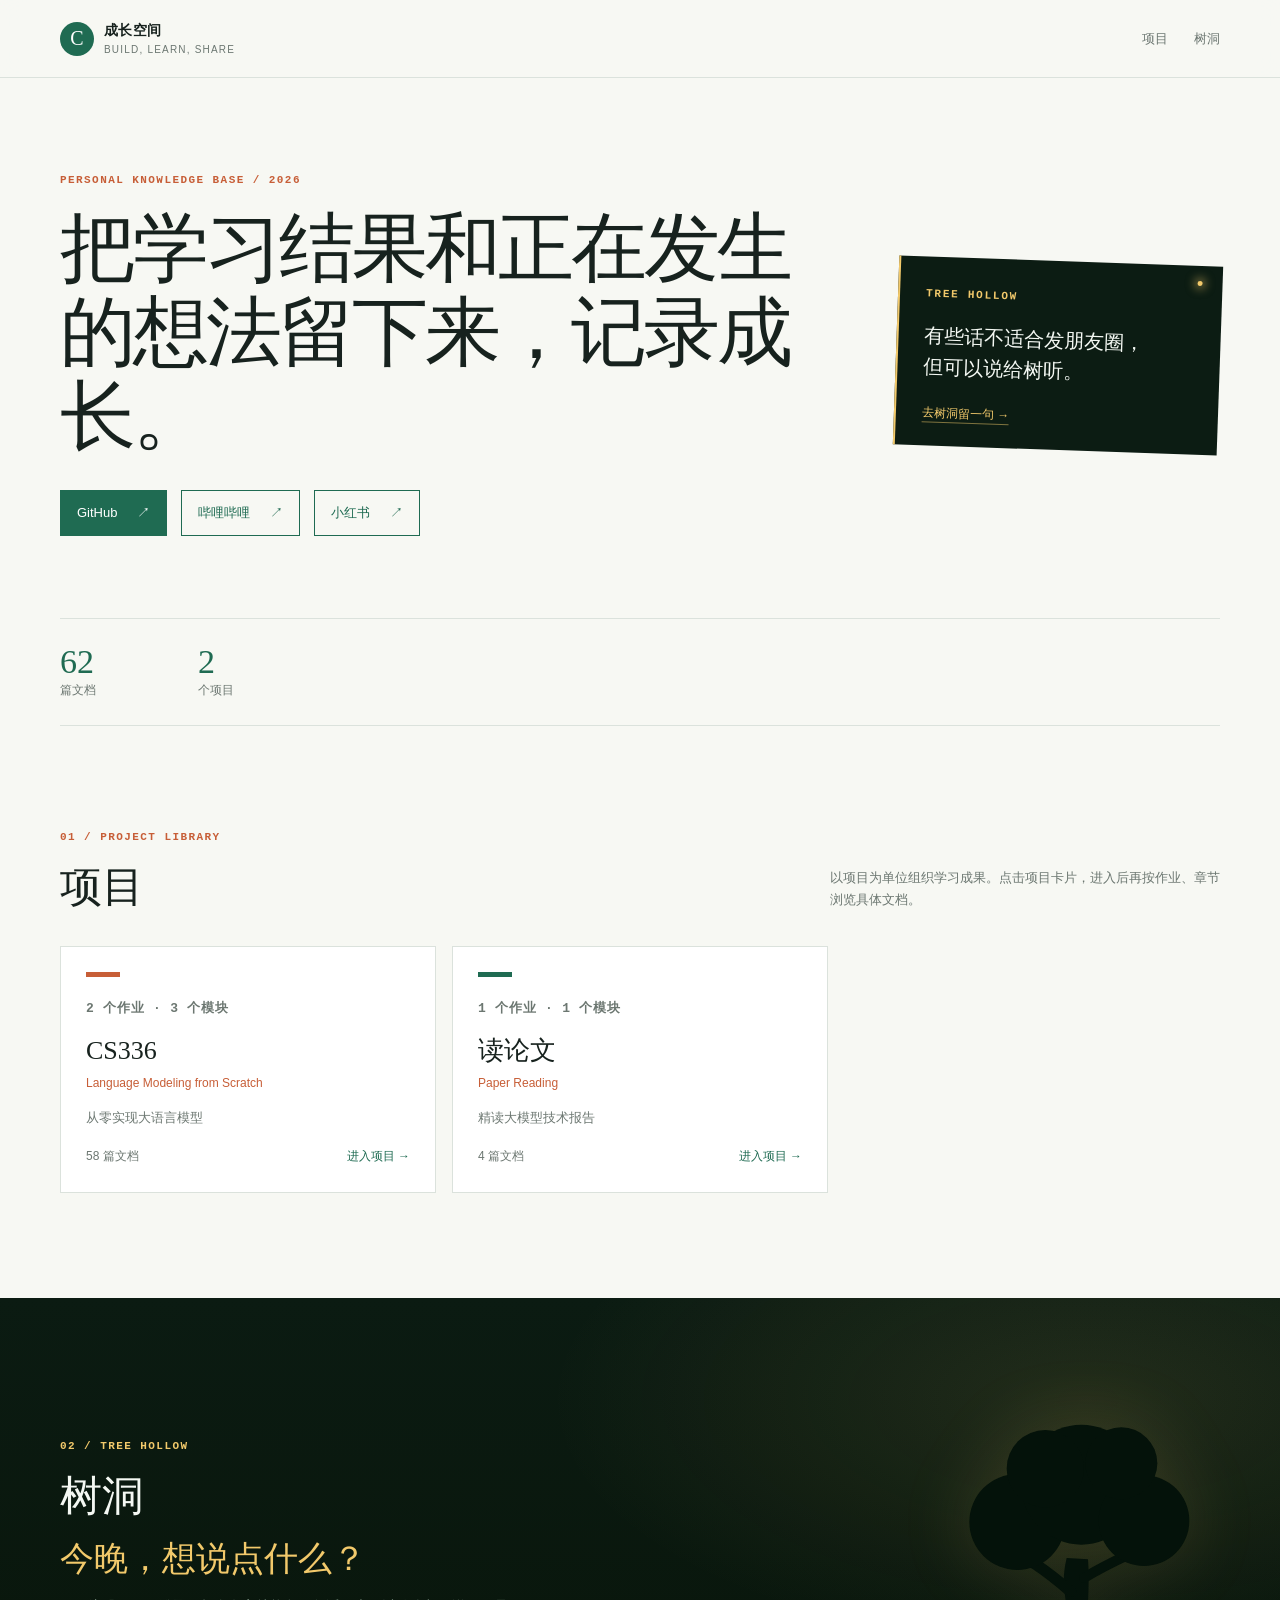
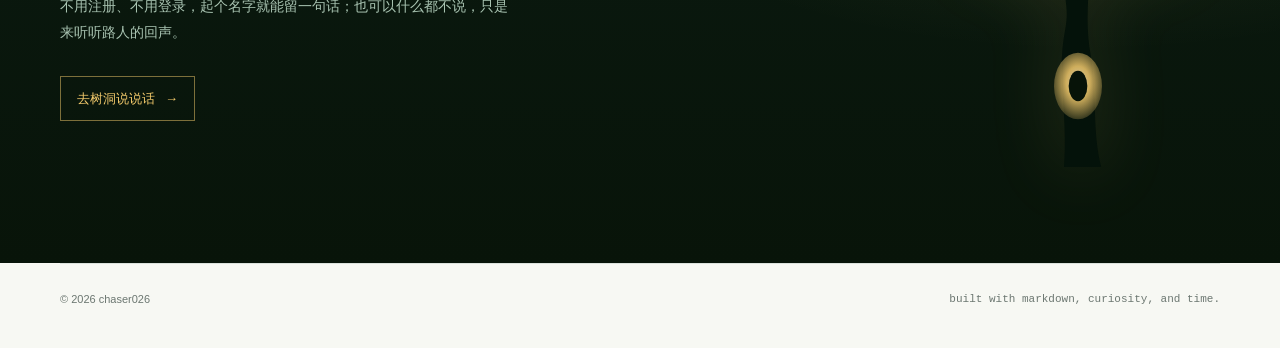
<file: index.html>
<!doctype html>
<html lang="zh-CN">
<head>
  <meta charset="utf-8">
  <meta name="viewport" content="width=device-width, initial-scale=1">
  <meta name="description" content="chaser026 的技术项目、学习笔记，和一个谁都可以说话的公开树洞。">
  <title>成长空间</title>
  <link rel="stylesheet" href="assets/styles.css">
</head>
<body>
  <header class="site-header">
    <a class="brand" href="#top" aria-label="返回首页">
      <span class="brand-mark">C</span>
      <span><strong data-site-title>成长空间</strong><small data-site-tagline>build, learn, share</small></span>
    </a>
    <nav class="main-nav" aria-label="主导航">
      <a href="#projects">项目</a>
      <a href="treehole.html">树洞</a>
    </nav>
  </header>

  <main id="top">
    <section class="hero shell">
      <div class="hero-copy">
        <p class="eyebrow">personal knowledge base / 2026</p>
        <!-- <h1>把学习、实验<br><em>和正在发生的想法</em>留下来。</h1> -->
        <h1>把学习结果和正在发生的想法留下来，记录成长。</h1>
        <!-- <p class="hero-lede">这个时代充满了焦虑，有些人被情绪支配，有些人支配情绪。共勉。</p> -->
        <div class="hero-actions" id="social-links"></div>
      </div>
      <aside class="hero-hole">
        <i class="hole-firefly" aria-hidden="true"></i>
        <span class="hole-label">tree hollow</span>
        <p>有些话不适合发朋友圈，<br>但可以说给树听。</p>
        <a class="hole-go" href="treehole.html">去树洞留一句 →</a>
      </aside>
    </section>

    <section class="stats shell" aria-label="站点概况">
      <div><strong id="doc-count">0</strong><span>篇文档</span></div>
      <div><strong id="project-count">0</strong><span>个项目</span></div>
    </section>

    <section id="projects" class="section shell">
      <div class="section-heading">
        <div><p class="eyebrow">01 / project library</p><h2>项目</h2></div>
        <p class="section-intro">以项目为单位组织学习成果。点击项目卡片，进入后再按作业、章节浏览具体文档。</p>
      </div>
      <div id="project-grid" class="project-grid"></div>
      <div id="empty-state" class="empty-state" hidden>还没有项目。在 content/ 添加内容后运行 build.py 即可。</div>
    </section>

    <section class="hole-band">
      <div class="hole-band-fireflies" id="hole-band-fireflies" aria-hidden="true"></div>
      <div class="shell hole-band-inner">
        <div class="hole-band-copy">
          <p class="eyebrow hole-eyebrow">02 / tree hollow</p>
          <h2>树洞</h2>
          <p class="hole-line">今晚，想说点什么？</p>
          <p class="hole-sub">不用注册、不用登录，起个名字就能留一句话；也可以什么都不说，只是来听听路人的回声。</p>
          <a class="button hole-band-button" href="treehole.html">去树洞说说话 <span>→</span></a>
        </div>
        <svg class="hole-band-tree" viewBox="0 0 420 560" aria-hidden="true">
          <defs>
            <radialGradient id="bandGlow" cx="50%" cy="45%" r="65%">
              <stop offset="0%" stop-color="#ffedbe"/>
              <stop offset="38%" stop-color="#f2c96b"/>
              <stop offset="100%" stop-color="rgba(242,201,107,0)"/>
            </radialGradient>
          </defs>
          <g fill="#04120a">
            <path d="M186 560 C192 470 174 424 188 352 C196 310 178 296 190 246 L222 248 C226 300 216 336 226 392 C236 452 228 506 242 560 Z"/>
            <path d="M196 296 C156 262 132 246 98 230" stroke="#04120a" stroke-width="17" fill="none" stroke-linecap="round"/>
            <path d="M216 276 C258 250 288 240 330 218" stroke="#04120a" stroke-width="15" fill="none" stroke-linecap="round"/>
            <circle cx="116" cy="192" r="72"/>
            <circle cx="212" cy="136" r="90"/>
            <circle cx="306" cy="190" r="68"/>
            <circle cx="158" cy="112" r="58"/>
            <circle cx="272" cy="104" r="54"/>
          </g>
          <ellipse class="hollow" cx="207" cy="438" rx="36" ry="50" fill="url(#bandGlow)" opacity=".85"/>
          <ellipse cx="207" cy="438" rx="14" ry="23" fill="#071308"/>
        </svg>
      </div>
    </section>

    <!-- <section id="about" class="section shell about-section">
      <div><p class="eyebrow">03 / about</p><h2>关于这个角落</h2></div>
      <div class="about-copy"><p>我是小C，一名互联网的26校招生，从事业务大模型算法岗。将所学以文字和视频的方式记录下来，记录成长。</p><p>。</p></div>
    </section> -->
  </main>

  <footer class="site-footer shell"><span data-copyright>© 2026 chaser026</span><span>built with markdown, curiosity, and time.</span></footer>
  <script src="data/site.js"></script>
  <script src="assets/app.js"></script>
</body>
</html>
</file>
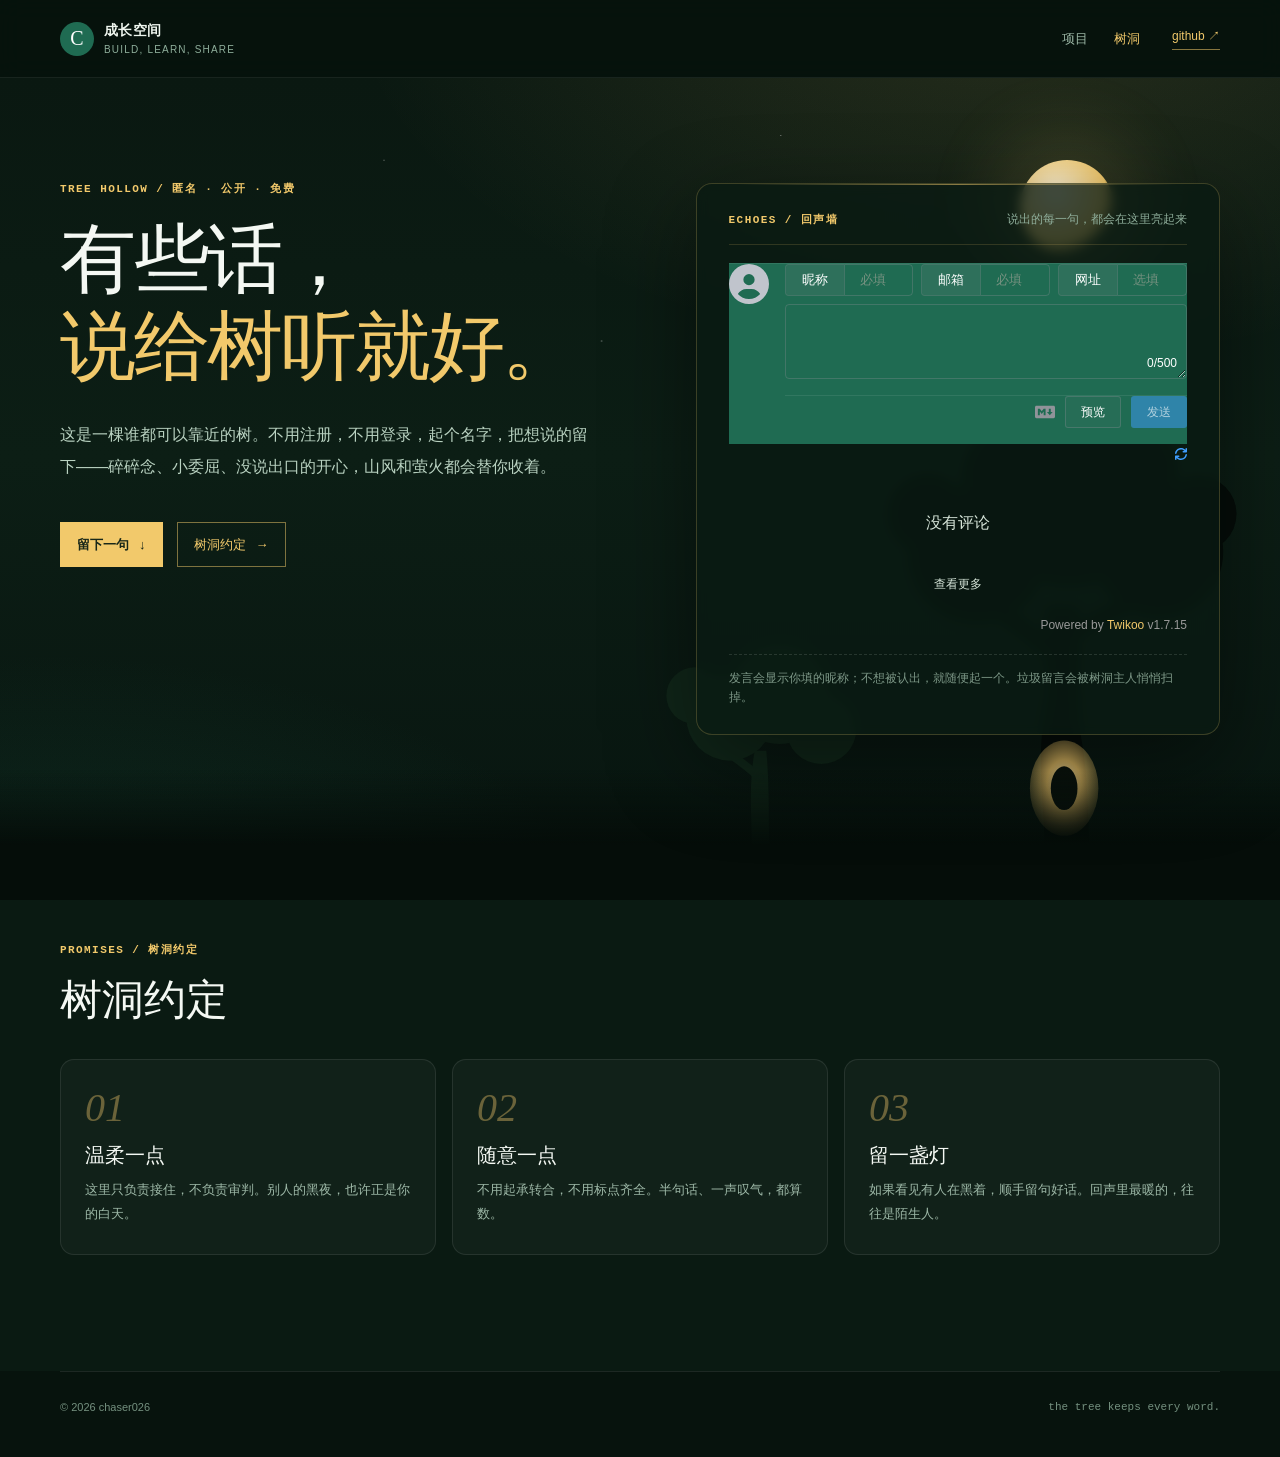
<file: treehole.html>
<!doctype html>
<html lang="zh-CN">
<head>
  <meta charset="utf-8">
  <meta name="viewport" content="width=device-width, initial-scale=1">
  <meta name="description" content="小C的公开树洞：不用注册，起个名字就能留下一句话，也可以听听别人的回声。">
  <meta name="theme-color" content="#0a1811">
  <title>树洞 · 成长空间</title>
  <link rel="stylesheet" href="assets/styles.css">
  <link rel="stylesheet" href="assets/treehole.css">
</head>
<body class="hole-page">
  <header class="site-header">
    <a class="brand" href="index.html" aria-label="返回首页">
      <span class="brand-mark">C</span>
      <span><strong data-site-title>成长空间</strong><small data-site-tagline>build, learn, share</small></span>
    </a>
    <nav class="main-nav" aria-label="主导航">
      <a href="index.html#projects">项目</a>
      <a href="treehole.html" class="nav-active">树洞</a>
    </nav>
    <a class="github-link" href="https://github.com/chaser026" target="_blank" rel="noreferrer">github ↗</a>
  </header>

  <main>
    <!-- 开场：夜里的森林 -->
    <section class="forest">
      <div class="sky" aria-hidden="true"></div>
      <div class="moon" aria-hidden="true"></div>
      <div class="fireflies" id="fireflies" aria-hidden="true"></div>

      <svg class="tree tree-far" viewBox="0 0 240 420" aria-hidden="true">
        <g fill="#102619">
          <path d="M112 420 C116 330 106 292 116 236 L130 236 C136 300 130 356 138 420 Z"/>
          <path d="M122 268 C96 246 84 238 66 228" stroke="#102619" stroke-width="10" fill="none" stroke-linecap="round"/>
          <circle cx="86" cy="196" r="52"/>
          <circle cx="146" cy="168" r="60"/>
          <circle cx="196" cy="210" r="42"/>
          <circle cx="44" cy="170" r="34"/>
        </g>
      </svg>

      <svg class="tree tree-near" viewBox="0 0 420 560" aria-hidden="true">
        <defs>
          <radialGradient id="hollowGlow" cx="50%" cy="45%" r="65%">
            <stop offset="0%" stop-color="#ffedbe"/>
            <stop offset="38%" stop-color="#f2c96b"/>
            <stop offset="100%" stop-color="rgba(242,201,107,0)"/>
          </radialGradient>
        </defs>
        <g fill="#050d09">
          <path d="M186 560 C192 470 174 424 188 352 C196 310 178 296 190 246 L222 248 C226 300 216 336 226 392 C236 452 228 506 242 560 Z"/>
          <path d="M196 296 C156 262 132 246 98 230" stroke="#050d09" stroke-width="17" fill="none" stroke-linecap="round"/>
          <path d="M216 276 C258 250 288 240 330 218" stroke="#050d09" stroke-width="15" fill="none" stroke-linecap="round"/>
          <circle cx="116" cy="192" r="72"/>
          <circle cx="212" cy="136" r="90"/>
          <circle cx="306" cy="190" r="68"/>
          <circle cx="158" cy="112" r="58"/>
          <circle cx="272" cy="104" r="54"/>
          <circle cx="348" cy="150" r="40"/>
          <circle cx="64" cy="150" r="42"/>
        </g>
        <ellipse class="hollow" cx="207" cy="438" rx="36" ry="50" fill="url(#hollowGlow)" opacity=".8"/>
        <ellipse cx="207" cy="438" rx="14" ry="23" fill="#0a130d"/>
      </svg>

      <div class="ground" aria-hidden="true"></div>

      <div class="shell forest-grid">
        <div class="forest-copy reveal">
          <p class="eyebrow hole-eyebrow">tree hollow / 匿名 · 公开 · 免费</p>
          <h1>有些话，<br><em>说给树听就好。</em></h1>
          <p class="forest-lede">这是一棵谁都可以靠近的树。不用注册，不用登录，起个名字，把想说的留下——碎碎念、小委屈、没说出口的开心，山风和萤火都会替你收着。</p>
          <div class="forest-actions">
            <a class="button hole-button" href="#hole-composer">留下一句 <span>↓</span></a>
            <a class="button hole-button-quiet" href="#promise">树洞约定 <span>→</span></a>
          </div>
        </div>
        <div class="twikoo-frame reveal" id="hole-composer">
          <div class="frame-head">
            <p class="eyebrow hole-eyebrow">echoes / 回声墙</p>
            <p class="frame-hint">说出的每一句，都会在这里亮起来</p>
          </div>
          <div id="twikoo"></div>
          <p class="wall-note">发言会显示你填的昵称；不想被认出，就随便起一个。垃圾留言会被树洞主人悄悄扫掉。</p>
        </div>
      </div>
    </section>

    <!-- 树洞约定 -->
    <section class="promise" id="promise">
      <div class="shell">
        <div class="reveal">
          <p class="eyebrow hole-eyebrow">promises / 树洞约定</p>
          <h2>树洞约定</h2>
        </div>
        <div class="promise-grid reveal">
          <div class="promise-card">
            <span class="promise-no">01</span>
            <h3>温柔一点</h3>
            <p>这里只负责接住，不负责审判。别人的黑夜，也许正是你的白天。</p>
          </div>
          <div class="promise-card">
            <span class="promise-no">02</span>
            <h3>随意一点</h3>
            <p>不用起承转合，不用标点齐全。半句话、一声叹气，都算数。</p>
          </div>
          <div class="promise-card">
            <span class="promise-no">03</span>
            <h3>留一盏灯</h3>
            <p>如果看见有人在黑着，顺手留句好话。回声里最暖的，往往是陌生人。</p>
          </div>
        </div>
      </div>
    </section>
  </main>

  <footer class="site-footer dark-footer shell"><span>© 2026 chaser026</span><span>the tree keeps every word.</span></footer>

  <script src="assets/twikoo.min.js"></script>
  <script src="data/site.js"></script>
  <script src="assets/treehole.js"></script>
</body>
</html>
</file>
<file: assets/styles.css>
:root{--ink:#17221e;--muted:#6c7771;--line:#dbe2dc;--paper:#f7f8f3;--white:#fff;--green:#1f6b52;--mint:#dfeee6;--orange:#c75e37;--yellow:#f2c96b;--shadow:0 18px 45px rgba(28,45,35,.08)}*{box-sizing:border-box}html{scroll-behavior:smooth}body{margin:0;background:var(--paper);color:var(--ink);font-family:-apple-system,BlinkMacSystemFont,"PingFang SC","Hiragino Sans GB","Microsoft YaHei",sans-serif;line-height:1.65}a{color:inherit;text-decoration:none}.shell{width:min(1160px,calc(100% - 48px));margin:0 auto}.site-header{height:78px;display:flex;align-items:center;gap:32px;padding:0 max(24px,calc((100vw - 1160px)/2));border-bottom:1px solid var(--line);background:rgba(247,248,243,.9);backdrop-filter:blur(12px);position:sticky;top:0;z-index:10}.brand{display:flex;align-items:center;gap:10px;margin-right:auto}.brand-mark{display:grid;place-items:center;width:34px;height:34px;background:var(--green);color:white;font-family:Georgia,serif;font-size:20px;border-radius:50%}.brand strong,.brand small{display:block}.brand strong{font-size:14px;letter-spacing:.02em}.brand small{color:var(--muted);font-size:10px;letter-spacing:.12em;text-transform:uppercase}.main-nav{display:flex;gap:26px;font-size:13px}.main-nav a{color:var(--muted)}.main-nav a:hover,.github-link:hover{color:var(--green)}.github-link{font-size:12px;color:var(--green);border-bottom:1px solid var(--green);padding-bottom:2px}.hero{min-height:540px;display:grid;grid-template-columns:1.4fr .6fr;align-items:center;gap:80px;padding:90px 0 76px}.eyebrow{color:var(--orange);font:700 11px/1.2 ui-monospace,SFMono-Regular,Menlo,monospace;letter-spacing:.13em;text-transform:uppercase;margin:0 0 20px}.hero h1{font:500 clamp(42px,6vw,76px)/1.1 Georgia,"Songti SC",serif;letter-spacing:-.04em;margin:0 0 28px}.hero h1 em{color:var(--green);font-style:normal}.hero-lede{max-width:570px;color:var(--muted);font-size:16px;margin:0}.hero-actions{display:flex;gap:14px;margin-top:32px}.button{display:inline-flex;align-items:center;gap:20px;padding:11px 16px;font-size:13px;border:1px solid var(--green);transition:.2s}.button-primary{background:var(--green);color:white}.button-primary:hover{background:#174e3c}.button-quiet{color:var(--green)}.button-quiet:hover{background:var(--mint)}.hero-hole{position:relative;background:#0c1c13;color:#e9f2ea;border-left:2px solid var(--yellow);padding:22px 26px 20px;transform:rotate(2deg);overflow:hidden}.hole-label{color:var(--yellow);font:700 11px ui-monospace,SFMono-Regular,Menlo,monospace;letter-spacing:.16em;text-transform:uppercase}.hero-hole p{font:20px/1.55 Georgia,"Songti SC",serif;color:#f4f8f3;margin:16px 0}.hole-go{color:var(--yellow);font-size:12px;border-bottom:1px solid rgba(242,201,107,.5);padding-bottom:2px;transition:.2s}.hole-go:hover{border-bottom-color:var(--yellow);color:#ffd98a}.hole-firefly{position:absolute;top:15px;right:20px;width:5px;height:5px;border-radius:50%;background:var(--yellow);box-shadow:0 0 10px 3px rgba(242,201,107,.5);animation:firefly-blink 3.6s ease-in-out infinite}.stats{display:grid;grid-template-columns:repeat(3,110px) 1fr;gap:28px;border-top:1px solid var(--line);border-bottom:1px solid var(--line);padding:24px 0}.stats strong,.stats span{display:block}.stats strong{font:34px Georgia,serif;color:var(--green)}.stats span{font-size:12px;color:var(--muted)}.section{padding:105px 0}.section-heading{display:flex;align-items:end;justify-content:space-between;gap:40px;margin-bottom:36px}.section h2{font:500 42px/1.1 Georgia,"Songti SC",serif;margin:0}.section-intro{max-width:390px;color:var(--muted);font-size:13px;margin:0}.toolbar{display:flex;justify-content:space-between;gap:24px;align-items:center;margin-bottom:26px}.search-box{display:flex;align-items:center;gap:10px;background:white;border:1px solid var(--line);padding:0 14px;width:min(360px,100%);height:42px}.search-box span{font-size:22px;color:var(--muted)}.search-box input{border:0;outline:0;width:100%;font:13px inherit;background:transparent;color:var(--ink)}.filters{display:flex;gap:8px;flex-wrap:wrap;justify-content:end}.filter{border:0;background:transparent;color:var(--muted);padding:7px 11px;font-size:12px;cursor:pointer}.filter.active{background:var(--green);color:#fff}.project-grid{display:grid;grid-template-columns:repeat(3,1fr);gap:16px}.project-card{background:var(--white);border:1px solid var(--line);padding:25px;min-height:240px;display:flex;flex-direction:column;transition:.2s}.project-card:hover{transform:translateY(-3px);box-shadow:var(--shadow);border-color:#b9ccc0}.project-card-link{cursor:pointer}.card-kicker{font:600 11px ui-monospace,monospace;letter-spacing:.06em;color:var(--muted);margin:0 0 6px}.card-sub{color:var(--orange)!important;font-size:12px!important;margin:0 0 14px!important}.project-color{width:34px;height:5px;background:var(--orange);margin-bottom:22px}.project-card:nth-child(2n) .project-color{background:var(--green)}.project-card:nth-child(3n) .project-color{background:var(--yellow)}.project-card h3{font:500 26px/1.25 Georgia,"Songti SC",serif;margin:0 0 6px}.project-card p{font-size:13px;color:var(--muted);margin:0 0 18px}.card-meta{margin-top:auto;display:flex;justify-content:space-between;align-items:end;color:var(--muted);font-size:12px}.tags{display:flex;gap:5px;flex-wrap:wrap}.tag{background:var(--mint);color:var(--green);padding:3px 7px}.open-link{color:var(--green);font-size:12px}.empty-state{text-align:center;color:var(--muted);padding:50px}.hole-band{position:relative;overflow:hidden;padding:96px 0;color:#e9f2ea;background:radial-gradient(900px 420px at 85% 18%,rgba(242,201,107,.10),transparent 60%),linear-gradient(180deg,#0b1b12,#081409)}.hole-band-fireflies{position:absolute;inset:0;pointer-events:none}.hole-band-inner{position:relative;display:grid;grid-template-columns:1.25fr .75fr;gap:48px;align-items:center}.hole-band h2{font:500 42px/1.1 Georgia,"Songti SC",serif;color:#f4f8f3;margin:0}.hole-eyebrow{color:var(--yellow)}.hole-line{font:clamp(24px,3vw,34px)/1.4 Georgia,"Songti SC",serif;color:#f2c96b;margin:16px 0 10px}.hole-sub{color:#a9c4b2;font-size:14px;line-height:1.9;max-width:460px;margin:0 0 30px}.hole-band-button{gap:10px;border-color:rgba(242,201,107,.5);color:var(--yellow)}.hole-band-button:hover{background:var(--yellow);border-color:var(--yellow);color:#1c2b21}.hole-band-button span{display:inline-block;transition:transform .2s}.hole-band-button:hover span{transform:translateX(4px)}.hole-band-tree{width:min(280px,100%);justify-self:end;filter:drop-shadow(0 0 34px rgba(242,201,107,.14))}.about-section{display:grid;grid-template-columns:1fr 1fr;gap:80px}.about-copy{max-width:510px;color:var(--muted);font-size:15px}.site-footer{display:flex;justify-content:space-between;padding:26px 0 40px;border-top:1px solid var(--line);color:var(--muted);font-size:11px}.site-footer span:last-child{font-family:ui-monospace,monospace}@media(max-width:800px){.site-header{padding:0 18px;gap:15px}.main-nav{display:none}.shell{width:min(100% - 36px,600px)}.hero{grid-template-columns:1fr;gap:30px;padding:65px 0}.stats{grid-template-columns:repeat(3,1fr);gap:10px}.section{padding:70px 0}.section-heading,.toolbar{display:block}.section-intro{margin-top:18px}.filters{justify-content:start;margin-top:15px}.project-grid{grid-template-columns:1fr}.about-section{grid-template-columns:1fr;gap:34px}.hero-hole{max-width:400px}.hole-band{padding:70px 0}.hole-band-inner{grid-template-columns:1fr;gap:34px}.hole-band-tree{justify-self:start;width:190px}.site-footer{display:block}.site-footer span{display:block;margin-top:7px}}
/* 萤火与树洞辉光（首页树洞横栏、树洞页共用） */
.firefly{position:absolute;border-radius:50%;background:var(--yellow);box-shadow:0 0 9px 2px rgba(242,201,107,.6);opacity:0;pointer-events:none;animation:firefly-drift linear infinite,firefly-blink ease-in-out infinite}
@keyframes firefly-drift{0%,100%{transform:translate(0,0)}25%{transform:translate(16px,-24px)}50%{transform:translate(-8px,-42px)}75%{transform:translate(-24px,-14px)}}
@keyframes firefly-blink{0%,100%{opacity:0}45%{opacity:.95}62%{opacity:.5}}
.hollow{animation:hollow-breathe 4.5s ease-in-out infinite}
@keyframes hollow-breathe{0%,100%{opacity:.55}50%{opacity:1}}
@media(prefers-reduced-motion:reduce){.firefly{animation:none;opacity:.5}.hole-firefly{animation:none;opacity:.6}}
</file>
<file: assets/treehole.css>
/* ==== 树洞页：夜里的森林 ==== */
.hole-page{background:#07130d;color:#e9f2ea}

/* 头部暗色化 */
.hole-page .site-header{background:rgba(7,19,13,.85);border-bottom-color:rgba(233,242,234,.08)}
.hole-page .brand strong{color:#eef5ee}
.hole-page .brand small{color:#8fae9b}
.hole-page .main-nav a{color:#9db8a7}
.hole-page .main-nav a:hover,.hole-page .main-nav a.nav-active{color:#f2c96b}
.hole-page .github-link{color:#f2c96b;border-bottom-color:rgba(242,201,107,.55)}
.hole-page .github-link:hover{color:#ffd98a}

/* 开场夜景 */
.forest{position:relative;min-height:calc(100vh - 78px);display:flex;align-items:center;overflow:hidden;padding:80px 0 140px}
.sky{position:absolute;inset:0;background:
  radial-gradient(1100px 620px at 80% -12%,rgba(242,201,107,.13),transparent 62%),
  radial-gradient(900px 520px at 4% 112%,rgba(31,107,82,.28),transparent 66%),
  linear-gradient(180deg,#0a1811 0%,#0c1e15 46%,#081510 100%)}
.sky::after{content:"";position:absolute;inset:0;background-image:
  radial-gradient(1.6px 1.6px at 12% 24%,rgba(255,255,255,.5),transparent),
  radial-gradient(1px 1px at 30% 10%,rgba(255,255,255,.42),transparent),
  radial-gradient(1.4px 1.4px at 47% 32%,rgba(255,255,255,.3),transparent),
  radial-gradient(1px 1px at 61% 7%,rgba(255,255,255,.46),transparent),
  radial-gradient(1.2px 1.2px at 74% 18%,rgba(255,255,255,.28),transparent),
  radial-gradient(1px 1px at 90% 34%,rgba(255,255,255,.34),transparent)}
.moon{position:absolute;top:10%;right:13%;width:94px;height:94px;border-radius:50%;
  background:radial-gradient(circle at 38% 36%,#fdf3d8,#f2c96b 60%,rgba(242,201,107,0) 75%);
  box-shadow:0 0 70px 26px rgba(242,201,107,.15);animation:moon-breathe 7s ease-in-out infinite;will-change:transform}
@keyframes moon-breathe{50%{box-shadow:0 0 95px 34px rgba(242,201,107,.22)}}
.fireflies{position:absolute;inset:0;pointer-events:none}
.tree{position:absolute;bottom:-4px;pointer-events:none;will-change:transform}
.tree-far{right:33%;width:200px}
.tree-near{right:1%;width:min(400px,44vw)}
.ground{position:absolute;left:0;right:0;bottom:0;height:130px;background:linear-gradient(180deg,transparent,#050d09 58%)}

/* 开场文案（左对齐，不居中） */
.forest-grid{position:relative;z-index:2;display:grid;grid-template-columns:1.05fr .95fr;gap:56px;align-items:start}
.forest-copy{max-width:620px}
.hole-page h1{font:500 clamp(40px,6.2vw,76px)/1.14 Georgia,"Songti SC",serif;letter-spacing:-.03em;margin:0 0 30px;color:#f4f8f3}
.hole-page h1 em{color:#f2c96b;font-style:normal}
.forest-lede{color:#b9d2c1;font-size:16px;line-height:1.95;max-width:540px;margin:0 0 40px}
.forest-actions{display:flex;gap:14px;flex-wrap:wrap}
.hole-button{gap:10px;background:#f2c96b;border-color:#f2c96b;color:#182719;font-weight:600}
.hole-button:hover{background:#ffd98a;border-color:#ffd98a;transform:translateY(-2px)}
.hole-button span{display:inline-block;transition:transform .2s}
.hole-button:hover span{transform:translateY(3px)}
.hole-button-quiet{gap:10px;border-color:rgba(242,201,107,.5);color:#f2c96b}
.hole-button-quiet:hover{background:rgba(242,201,107,.12)}
.hole-button-quiet span{display:inline-block;transition:transform .2s}
.hole-button-quiet:hover span{transform:translateX(4px)}

/* 回声墙（嵌在开场夜景右侧，首屏即可发言） */
.hole-page h2{font:500 42px/1.1 Georgia,"Songti SC",serif;color:#f4f8f3;margin:0}
.twikoo-frame{position:relative;background:rgba(10,26,18,.78);border:1px solid rgba(242,201,107,.22);border-radius:16px;padding:26px clamp(18px,3vw,32px);box-shadow:0 30px 90px rgba(0,0,0,.45);overflow:hidden;backdrop-filter:blur(6px);transition:border-color .25s,box-shadow .25s;scroll-margin-top:96px}
.twikoo-frame:hover{border-color:rgba(242,201,107,.38)}
.twikoo-frame:focus-within{border-color:rgba(242,201,107,.6);box-shadow:0 30px 90px rgba(0,0,0,.45),0 0 44px rgba(242,201,107,.14)}
.twikoo-frame::before{content:"";position:absolute;top:0;left:8%;right:8%;height:1px;background:linear-gradient(90deg,transparent,rgba(242,201,107,.55),transparent)}
.frame-head{display:flex;justify-content:space-between;align-items:baseline;gap:16px;margin-bottom:18px;padding-bottom:14px;border-bottom:1px solid rgba(242,201,107,.16)}
.frame-head .eyebrow{margin:0}
.frame-hint{color:#8fae9b;font-size:12px;margin:0;text-align:right}
.wall-note{margin:18px 0 0;padding-top:14px;border-top:1px dashed rgba(255,255,255,.12);color:#7d9787;font-size:12px}

/* Twikoo 深色化 */
.twikoo{color:#d7e5da}
.twikoo a{color:#f2c96b}
.twikoo input,.twikoo textarea{color:#eef5ee;background:rgba(255,255,255,.05);border-color:rgba(255,255,255,.16)}
.twikoo input::placeholder,.twikoo textarea::placeholder{color:#74907f}
.twikoo input:focus,.twikoo textarea:focus{border-color:rgba(242,201,107,.55)}
.twikoo .tk-row{border-top:1px solid rgba(255,255,255,.08)}
.twikoo .tk-content{color:#d7e5da}
.twikoo .tk-nick{color:#f2c96b!important}
.twikoo .tk-time,.twikoo .tk-extras,.twikoo .tk-meta{color:#7d9787!important}
.twikoo .tk-action .tk-action-link{color:#9db8a7}
.twikoo .tk-action .tk-action-link .tk-action-count{color:#9db8a7}
.twikoo .tk-submit{background:#1f6b52!important;border-color:#1f6b52!important;color:#fff!important}
.twikoo .tk-submit:hover{background:#2a8266!important;border-color:#2a8266!important}
.twikoo pre{background:#0c211a!important;border-radius:8px}
.twikoo code{color:#f2c96b}
.twikoo .tk-pagination .tk-page{color:#9db8a7;border-color:rgba(255,255,255,.15)}

/* 未配置时的提示 */
.hole-hint{padding:44px 10px;text-align:center}
.hole-hint h3{font:500 26px/1.4 Georgia,"Songti SC",serif;color:#f2c96b;margin:0 0 16px}
.hole-hint p{color:#b9d2c1;font-size:14px;margin:0 0 8px}
.hole-hint code{background:rgba(242,201,107,.14);color:#ffd98a;padding:2px 7px;border-radius:5px;font-size:12px}

/* 树洞约定 */
.promise{padding:44px 0 116px;background:#0a1a12}
.promise h2{margin-top:16px}
.promise-grid{display:grid;grid-template-columns:repeat(3,1fr);gap:16px;margin-top:36px}
.promise-card{background:rgba(255,255,255,.03);border:1px solid rgba(255,255,255,.09);border-radius:14px;padding:28px 24px;transition:transform .2s,border-color .2s,box-shadow .2s}
.promise-card:hover{transform:translateY(-4px);border-color:rgba(242,201,107,.4);box-shadow:0 22px 55px rgba(0,0,0,.32)}
.promise-no{display:block;font:italic 40px Georgia,serif;color:rgba(242,201,107,.4);line-height:1}
.promise-card h3{font:500 20px/1.3 Georgia,"Songti SC",serif;color:#f4f8f3;margin:14px 0 10px}
.promise-card p{color:#9db8a7;font-size:13px;line-height:1.85;margin:0}
.dark-footer{border-top-color:rgba(255,255,255,.09);color:#74907f}

/* 滚动渐显 */
.reveal{opacity:0;transform:translateY(28px);transition:opacity .8s ease,transform .8s ease}
.reveal.in{opacity:1;transform:none}

@media(max-width:800px){
  .forest{padding:56px 0 110px;min-height:auto}
  .forest-grid{grid-template-columns:1fr;gap:38px}
  .tree-far{display:none}
  .tree-near{right:-84px;width:320px;opacity:.55}
  .moon{width:62px;height:62px;top:7%;right:7%}
  .wall{padding:76px 0 56px}
  .twikoo-frame{padding:26px 16px}
  .promise{padding:28px 0 84px}
  .promise-grid{grid-template-columns:1fr}
}
@media(prefers-reduced-motion:reduce){
  .reveal{opacity:1;transform:none;transition:none}
  .moon,.hollow{animation:none!important}
  .tree{will-change:auto}
}
</file>
